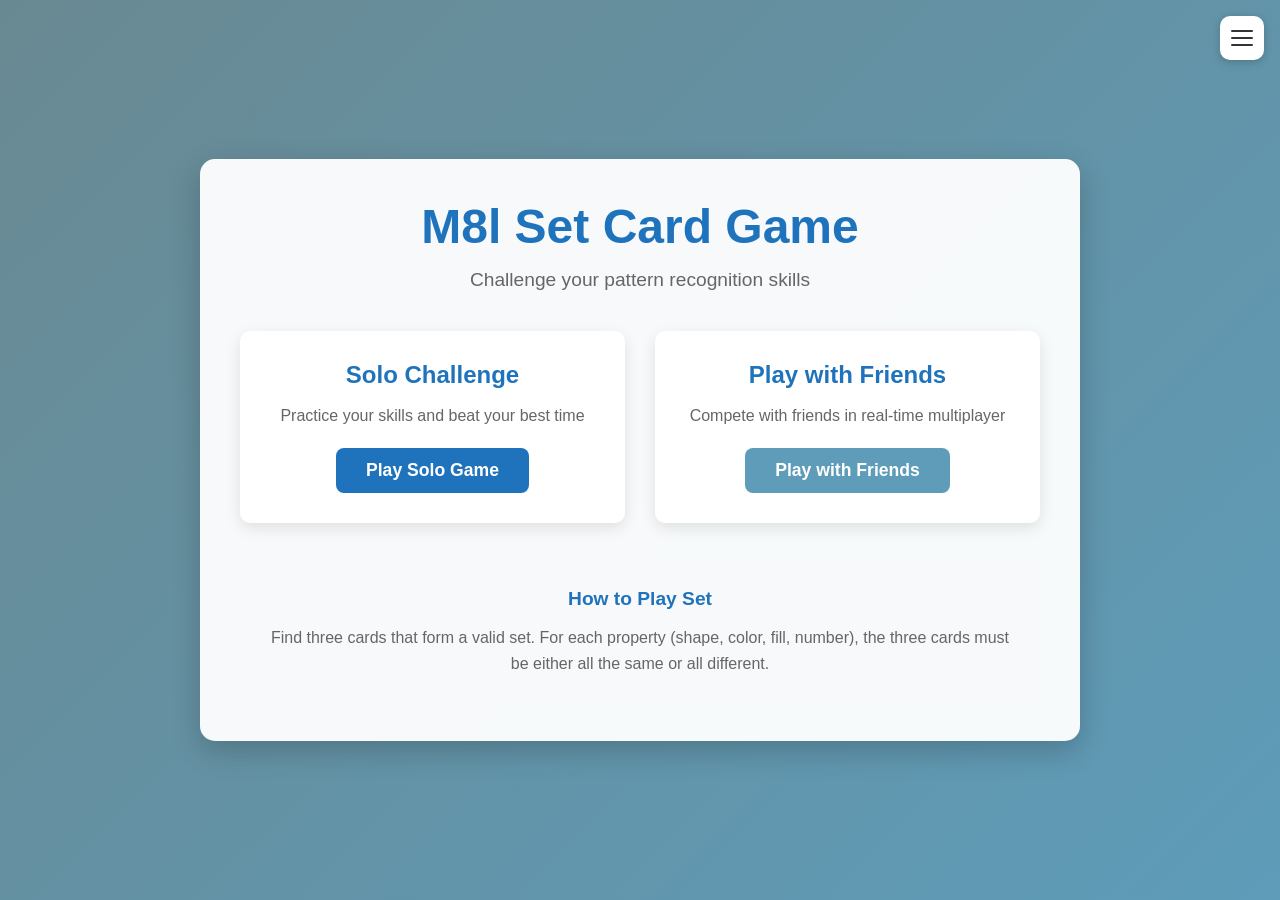
<file: index.html>
<!DOCTYPE html>
<html lang="en">
<head>
  <meta charset="UTF-8" />
  <meta name="viewport" content="width=device-width, initial-scale=1.0"/>
  <title>M8l Set Card Game</title>
  <link rel="stylesheet" href="m8lset.css">
  <script>
    // Anti-flash: apply stored theme before first paint
    (function () {
      try {
        if (localStorage.getItem('m8lset-theme') === 'dark') {
          document.documentElement.setAttribute('data-theme', 'dark');
        }
      } catch (e) {}
    })();
  </script>
</head>
<body class="homepage-body">
  <div class="homepage-container">
    <div class="homepage-header">
      <h1 class="homepage-title">M8l Set Card Game</h1>
      <p class="homepage-subtitle">Challenge your pattern recognition skills</p>
    </div>
    
    <div class="homepage-content">
      <div class="game-modes">
        <div class="game-mode-card">
          <h3>Solo Challenge</h3>
          <p>Practice your skills and beat your best time</p>
          <button id="playSoloBtn" class="homepage-btn primary">Play Solo Game</button>
        </div>
        
        <div class="game-mode-card">
          <h3>Play with Friends</h3>
          <p>Compete with friends in real-time multiplayer</p>
          <button id="playMultiplayerBtn" class="homepage-btn secondary">Play with Friends</button>
        </div>
      </div>
      
      <div class="game-info">
        <h4>How to Play Set</h4>
        <p>Find three cards that form a valid set. For each property (shape, color, fill, number), the three cards must be either all the same or all different.</p>
      </div>
    </div>
  </div>

  <script src="m8lset.js"></script>
  <script>
    // Initialize homepage when page loads
    document.addEventListener('DOMContentLoaded', () => {
      if (typeof PageManager !== 'undefined') {
        PageManager.initHomepage();
      }
    });
  </script>
</body>
</html>
</file>
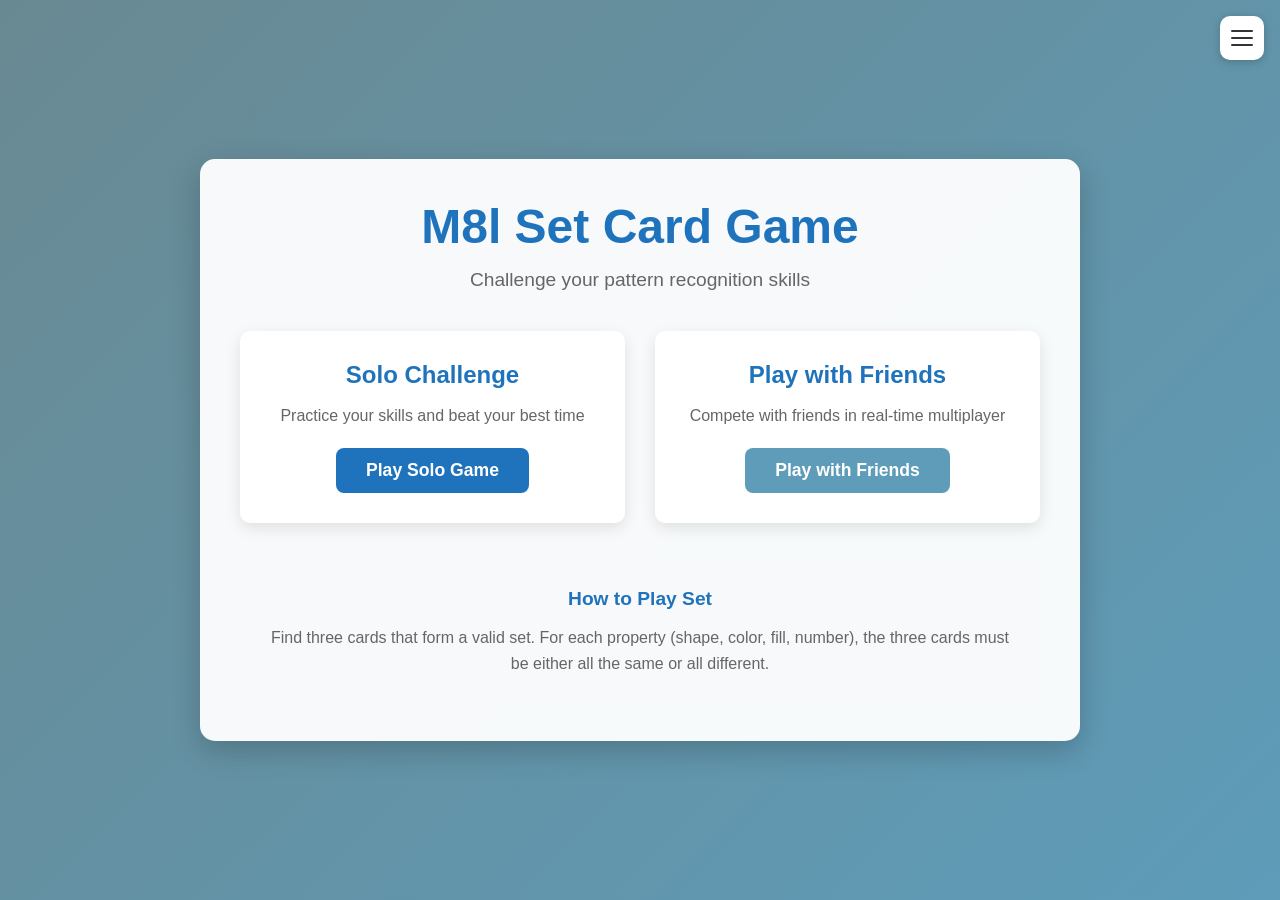
<file: m8lwithfriends.html>
<!DOCTYPE html>
<html lang="en">
<head>
  <meta charset="UTF-8" />
  <meta name="viewport" content="width=device-width, initial-scale=1.0"/>
  <title>M8l Set Game - Multiplayer</title>
  <link rel="stylesheet" href="m8lset.css">
  <script>
    // Anti-flash: apply stored theme before first paint
    (function () {
      try {
        if (localStorage.getItem('m8lset-theme') === 'dark') {
          document.documentElement.setAttribute('data-theme', 'dark');
        }
      } catch (e) {}
    })();
  </script>
</head>
<body class="game-body multiplayer-body">
  <svg width="0" height="0" style="position:absolute">
    <defs>
      <!-- Original shapes from your initial code -->
      <path id="squiggle" d="m67.892902,12.746785c43.231313,-6.717223 107.352741,6.609823 121.028973,58.746408c13.676233,52.136585 -44.848649,161.467192 -45.07116,204.650732c4.566246,56.959708 83.805481,87.929227 22.329944,105.806022c-61.475536,17.876795 -126.122496,-1.855045 -143.73294,-41.933823c-17.610444,-40.07878 49.274638,-120.109409 46.14822,-188.091997c-3.126418,-67.982588 -21.873669,-70.257464 -49.613153,-80.177084c-27.739485,-9.919618 5.678801,-52.283035 48.910115,-59.000258z"></path>
      <path id="oval" d="m11.49999,95.866646c0,-44.557076 37.442923,-81.999998 82.000002,-81.999998l12.000015,0c44.557076,0 81.999992,37.442923 81.999992,81.999998l0,206.133354c0,44.557098 -37.442917,82 -81.999992,82l-12.000015,0c-44.557079,0 -82.000002,-37.442902 -82.000002,-82l0,-206.133354z"></path>
      <path id="diamond" d="m98.544521,10.311863l-87.830189,189.330815l88.201143,189.644391l88.942329,-190.362741l-89.313283,-188.612465z"></path>

      <!-- Additional shapes (ensure all paths are complete and correctly defined) -->
      <rect id="square" x="35" y="14" width="130" height="370"></rect>      
      <path id="triangle" d="M100,14 L195,384 L5,384 Z"></path>
      <path id="hearts" d="M10,84 A45,45 0,0,1 100,84 A45,45 0,0,1 190,84 Q190,194 100,384 Q10,194 10,84 Z"></path>
      

      <pattern id="pattern-stripe" width="2" height="20" patternUnits="userSpaceOnUse">
        <rect width="2" height="8" fill="#fff"></rect>
      </pattern>
      <mask id="mask-stripe">
        <rect x="0" y="0" width="200" height="400" fill="url(#pattern-stripe)"></rect>
      </mask>
    </defs>
  </svg>

  <div class="header">
    <div class="header-left">
      <button id="homeBtn" class="btn">← Home</button>
      <h1>Set - Multiplayer</h1>
    </div>
    <div class="header-center">
      <p id="setStatus">Status: Checking...</p>
      <p>Game ID: <span id="gameId"></span></p>
      <p>Time: <span id="timer">0:00</span></p>
    </div>
    <div class="header-right">
      <button id="themeBtn" class="btn">Change Theme</button>
    </div>
  </div>

  <div class="game-container">
    <div class="game-sidebar">
      <div class="players-scores">
        <h3>Players & Scores</h3>
        <div id="playersScores" class="players-scores-list">
          <!-- Players and scores will be dynamically added here -->
        </div>
      </div>
      
      <div class="game-chat">
        <h3>Game Chat</h3>
        <div class="chat-log" id="chatLog"></div>
        <div class="cards-remaining" id="cardsRemaining"></div>
        <div class="chat-input-container">
          <input type="text" id="chatInput" class="chat-input" placeholder="Type a message..." maxlength="200">
          <button id="sendBtn" class="send-btn">Send</button>
        </div>
      </div>
    </div>
    
    <div class="board-container">
      <div class="board" id="board"></div>
    </div>
  </div>

  <!-- Game Over Modal -->
  <div id="gameOverModal" class="modal-overlay" style="display: none;">
    <div class="modal-content">
      <h2>Game Over!</h2>
      <div id="finalScores" class="final-scores">
        <!-- Final scores will be displayed here -->
      </div>
      <div class="modal-buttons">
        <button id="playAgainBtn" class="homepage-btn primary">Play Again</button>
        <button id="backHomeBtn" class="homepage-btn secondary">Back to Home</button>
      </div>
    </div>
  </div>

  <script src="m8lset.js"></script>
  <script>
    // Initialize multiplayer game when page loads
    document.addEventListener('DOMContentLoaded', () => {
      if (typeof PageManager !== 'undefined') {
        PageManager.initMultiplayerGame();
      }
    });
  </script>
</body>
</html>
</file>
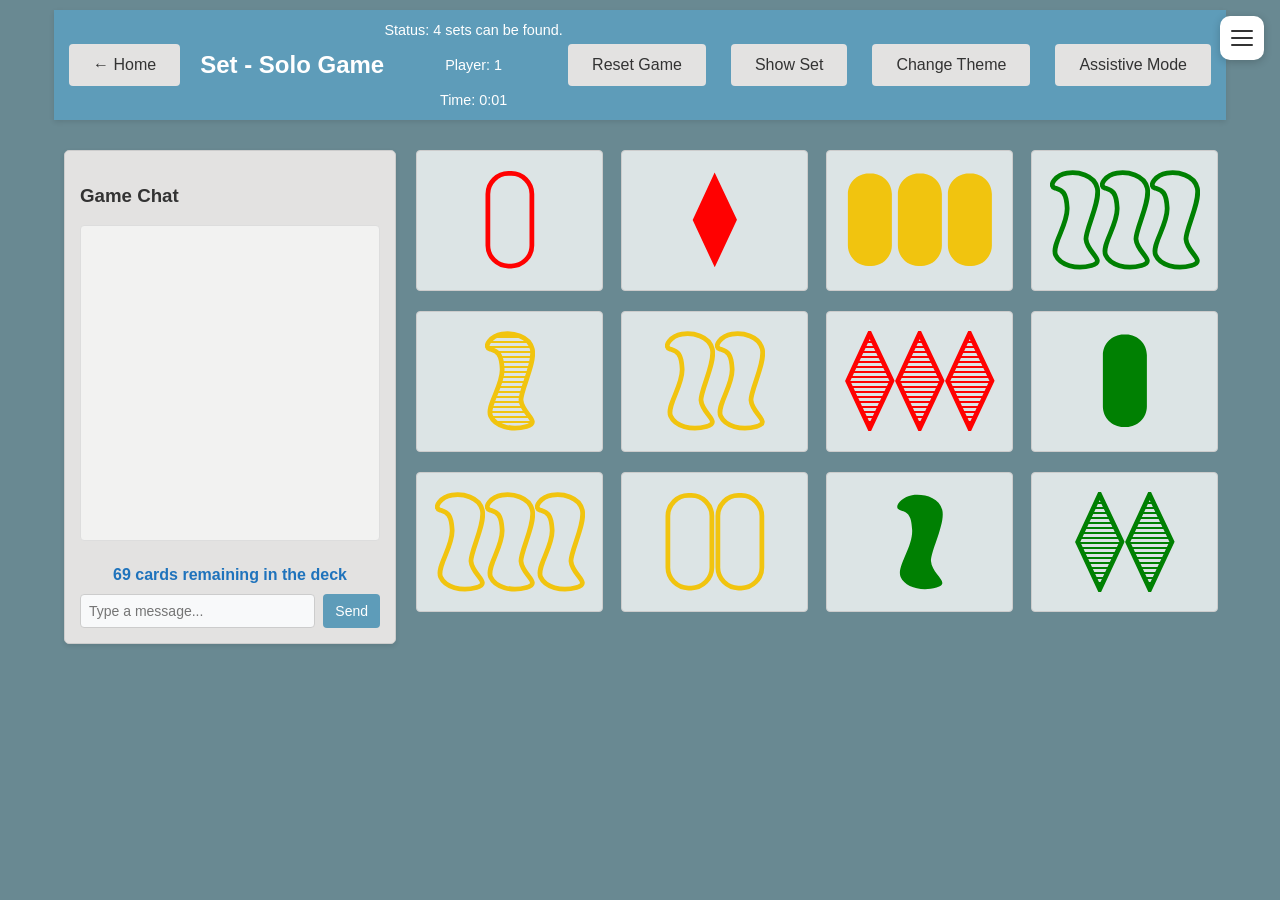
<file: playm8lset.html>
<!DOCTYPE html>
<html lang="en">
<head>
  <meta charset="UTF-8" />
  <meta name="viewport" content="width=device-width, initial-scale=1.0"/>
  <title>M8l Set Card Game - Solo</title>
  <link rel="stylesheet" href="m8lset.css">
  <script>
    // Anti-flash: apply stored theme before first paint
    (function () {
      try {
        if (localStorage.getItem('m8lset-theme') === 'dark') {
          document.documentElement.setAttribute('data-theme', 'dark');
        }
      } catch (e) {}
    })();
  </script>
</head>
<body class="game-body">
  <svg width="0" height="0" style="position:absolute">
    <defs>
      <!-- Original shapes from your initial code -->
      <path id="squiggle" d="m67.892902,12.746785c43.231313,-6.717223 107.352741,6.609823 121.028973,58.746408c13.676233,52.136585 -44.848649,161.467192 -45.07116,204.650732c4.566246,56.959708 83.805481,87.929227 22.329944,105.806022c-61.475536,17.876795 -126.122496,-1.855045 -143.73294,-41.933823c-17.610444,-40.07878 49.274638,-120.109409 46.14822,-188.091997c-3.126418,-67.982588 -21.873669,-70.257464 -49.613153,-80.177084c-27.739485,-9.919618 5.678801,-52.283035 48.910115,-59.000258z"></path>
      <path id="oval" d="m11.49999,95.866646c0,-44.557076 37.442923,-81.999998 82.000002,-81.999998l12.000015,0c44.557076,0 81.999992,37.442923 81.999992,81.999998l0,206.133354c0,44.557098 -37.442917,82 -81.999992,82l-12.000015,0c-44.557079,0 -82.000002,-37.442902 -82.000002,-82l0,-206.133354z"></path>
      <path id="diamond" d="m98.544521,10.311863l-87.830189,189.330815l88.201143,189.644391l88.942329,-190.362741l-89.313283,-188.612465z"></path>

      <!-- Additional shapes (ensure all paths are complete and correctly defined) -->
      <rect id="square" x="35" y="14" width="130" height="370"></rect>      
      <path id="triangle" d="M100,14 L195,384 L5,384 Z"></path>
      <path id="hearts" d="M10,84 A45,45 0,0,1 100,84 A45,45 0,0,1 190,84 Q190,194 100,384 Q10,194 10,84 Z"></path>
      

      <pattern id="pattern-stripe" width="2" height="20" patternUnits="userSpaceOnUse">
        <rect width="2" height="8" fill="#fff"></rect>
      </pattern>
      <mask id="mask-stripe">
        <rect x="0" y="0" width="200" height="400" fill="url(#pattern-stripe)"></rect>
      </mask>
    </defs>
  </svg>

  <div class="header">
    <div class="header-left">
      <button id="homeBtn" class="btn">← Home</button>
      <h1>Set - Solo Game</h1>
    </div>
    <div class="header-center">
      <p id="setStatus">Status: Checking...</p>
      <p>Player: 1</p>
      <p>Time: <span id="timer">0:00</span></p>
    </div>
    <div class="header-right">
      <button id="reset" class="btn">Reset Game</button>
      <button id="showSet" class="btn">Show Set</button>
      <button id="themeBtn" class="btn">Change Theme</button>
      <button id="assistiveMode" class="btn">Assistive Mode</button>
    </div>
  </div>

  <div class="game-container">
    <div class="game-chat">
      <h3>Game Chat</h3>
      <div class="chat-log" id="chatLog"></div>
      <div class="cards-remaining" id="cardsRemaining"></div>
      <div class="chat-input-container">
        <input type="text" id="chatInput" class="chat-input" placeholder="Type a message..." maxlength="200">
        <button id="sendBtn" class="send-btn">Send</button>
      </div>
    </div>
    
    <div class="board-container">
      <div class="board" id="board"></div>
    </div>
  </div>

  <script src="m8lset.js"></script>
  <script>
    // Initialize solo game when page loads
    document.addEventListener('DOMContentLoaded', () => {
      if (typeof PageManager !== 'undefined') {
        PageManager.initSoloGame();
      }
    });
  </script>
</body>
</html>
</file>
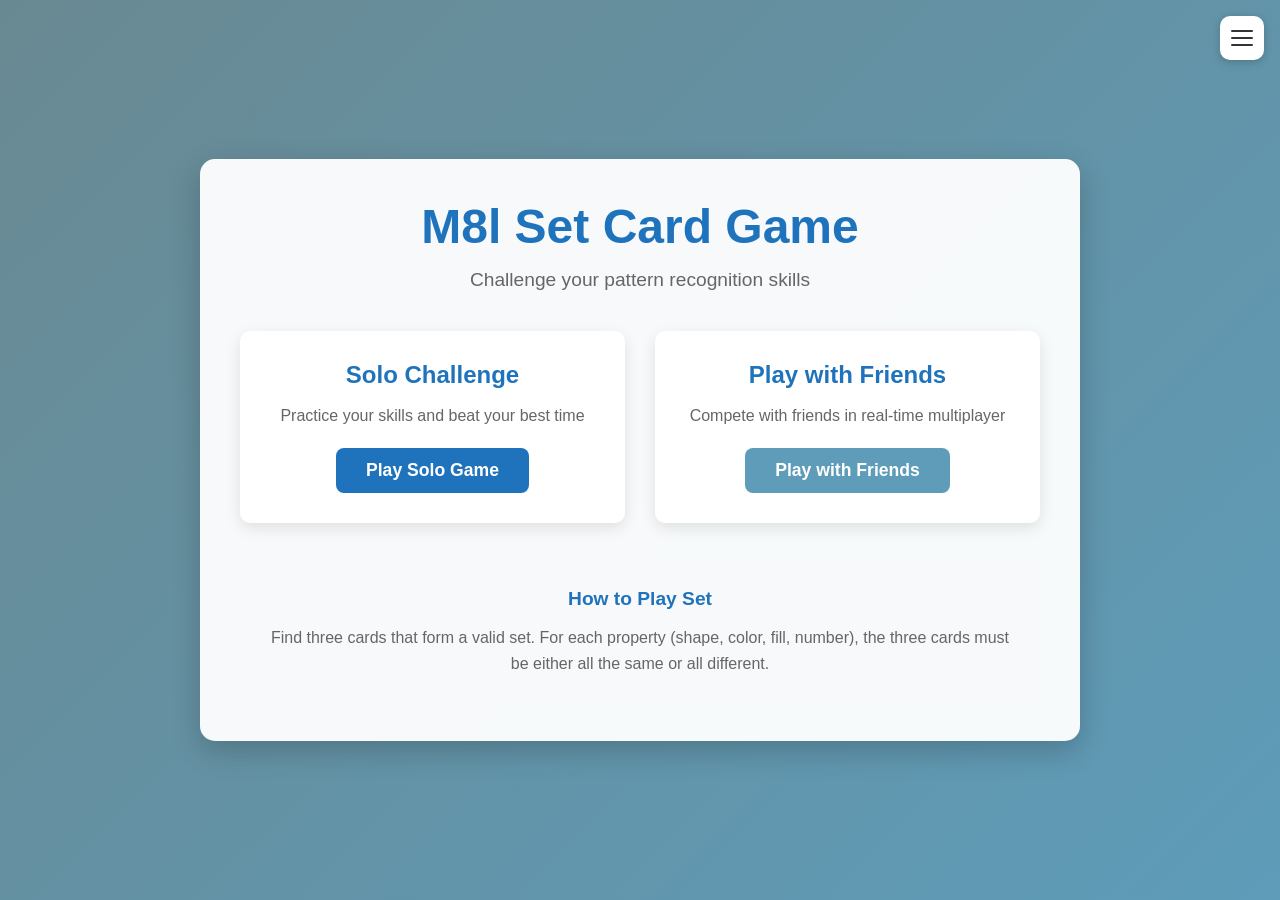
<file: waitingroom.html>
<!DOCTYPE html>
<html lang="en">
<head>
  <meta charset="UTF-8" />
  <meta name="viewport" content="width=device-width, initial-scale=1.0"/>
  <title>M8l Set Game - Waiting Room</title>
  <link rel="stylesheet" href="m8lset.css">
  <script>
    // Anti-flash: apply stored theme before first paint
    (function () {
      try {
        if (localStorage.getItem('m8lset-theme') === 'dark') {
          document.documentElement.setAttribute('data-theme', 'dark');
        }
      } catch (e) {}
    })();
  </script>
</head>
<body class="waitingroom-body">
  <div class="waitingroom-container">
    <div class="waitingroom-header">
      <button id="homeBtn" class="btn">← Home</button>
      <h1>Game Waiting Room</h1>
    </div>
    
    <div class="waitingroom-content">
      <div class="invite-section">
        <h3>Invite Friends</h3>
        <p>Share this link with your friends to join the game:</p>
        <div class="invite-link-container">
          <input type="text" id="inviteLink" class="invite-link-input" readonly>
          <button id="copyLinkBtn" class="btn">Copy Link</button>
        </div>
        <div id="copyStatus" class="copy-status"></div>
      </div>
      
      <div class="players-section">
        <h3>Players Joined (<span id="playerCount">1</span>)</h3>
        <div id="playersList" class="players-list">
          <!-- Players will be dynamically added here -->
        </div>
      </div>
      
      <div class="game-controls">
        <div id="waitingMessage" class="waiting-message">
          <p>Waiting for more players to join...</p>
          <p class="min-players-note">Minimum 2 players required to start</p>
        </div>
        <button id="startGameBtn" class="homepage-btn primary" style="display: none;">Start Multiplayer Game</button>
      </div>
      
      <div class="loading-indicator" id="loadingIndicator" style="display: none;">
        <div class="loading-spinner"></div>
        <p>Starting game...</p>
      </div>
    </div>
  </div>

  <script src="m8lset.js"></script>
  <script>
    // Initialize waiting room when page loads
    document.addEventListener('DOMContentLoaded', () => {
      if (typeof PageManager !== 'undefined') {
        PageManager.initWaitingRoom();
      }
    });
  </script>
</body>
</html>
</file>
<file: m8lset.css>
:root {
  --color-yellow: #dd9427;
  --color-green:  #0da215;
  --color-whitefaded: #e3e2e1;
  --color-blue1:  #698992;
  --color-blue2:  #5e9cb9;
  --color-blue3:  #1f73bc;
  --color-primary: #1f73bc;
  --color-secondary: #5e9cb9;
  --color-success: #0da215;
  --color-danger: #dc3545;

  /* Semantic theme tokens (light mode defaults) */
  --color-bg: #698992;
  --color-bg-gradient-start: #698992;
  --color-bg-gradient-end: #5e9cb9;
  --color-surface: #ffffff;
  --color-surface-alt: #f8f9fa;
  --color-surface-container: rgba(255, 255, 255, 0.95);
  --color-card-bg: #fffffec4;
  --color-chat-log-bg: #ffffff8c;
  --color-text: #333333;
  --color-text-muted: #666666;
  --color-text-faint: #999999;
  --color-heading: var(--color-blue3);
  --color-border: #dddddd;
  --color-border-strong: #cccccc;
  --color-input-bg: #f8f9fa;
  --color-pill-bg: #e9ecef;
  --color-highlight-success-bg: #f0f8f0;
  --color-winner-bg: #d4edda;
  --color-header-bg: #5e9cb9;
  --color-header-text: #ffffff;
  --color-shadow: rgba(0, 0, 0, 0.1);
  --color-shadow-strong: rgba(0, 0, 0, 0.2);
  --color-overlay: rgba(0, 0, 0, 0.5);
  --color-overlay-strong: rgba(0, 0, 0, 0.7);
}

body,
.homepage-body,
.waitingroom-body,
.game-body,
.multiplayer-body {
  transition: background-color 0.25s ease, background 0.25s ease, color 0.25s ease;
}

[data-theme="dark"] {
  /* Dark theme palette */
  --color-primary: #4da6ff;
  --color-secondary: #7ec8e3;
  --color-success: #2ecc71;
  --color-danger: #ff5c5c;
  --color-blue3: #4da6ff;
  --color-whitefaded: #252838;

  --color-bg: #0f1117;
  --color-bg-gradient-start: #0f1117;
  --color-bg-gradient-end: #1c1f2e;
  --color-surface: #1c1f2e;
  --color-surface-alt: #252838;
  --color-surface-container: rgba(28, 31, 46, 0.95);
  --color-card-bg: #242838;
  --color-chat-log-bg: rgba(28, 31, 46, 0.6);
  --color-text: #e8eaf0;
  --color-text-muted: #9aa0b8;
  --color-text-faint: #6b708a;
  --color-heading: #7ec8e3;
  --color-border: #2f3345;
  --color-border-strong: #3a3f55;
  --color-input-bg: #252838;
  --color-pill-bg: #2f3345;
  --color-highlight-success-bg: #1a2d22;
  --color-winner-bg: #1f3a2a;
  --color-header-bg: #1c1f2e;
  --color-header-text: #e8eaf0;
  --color-shadow: rgba(0, 0, 0, 0.4);
  --color-shadow-strong: rgba(0, 0, 0, 0.6);
  --color-overlay: rgba(0, 0, 0, 0.7);
  --color-overlay-strong: rgba(0, 0, 0, 0.85);
}

/* ==============================================
   HOMEPAGE STYLES
============================================== */
.homepage-body {
  font-family: Arial, sans-serif;
  margin: 0;
  padding: 0;
  background: linear-gradient(135deg, var(--color-bg-gradient-start) 0%, var(--color-bg-gradient-end) 100%);
  min-height: 100vh;
  display: flex;
  align-items: center;
  justify-content: center;
  color: var(--color-text);
}

.homepage-container {
  max-width: 800px;
  width: 90%;
  background: var(--color-surface-container);
  border-radius: 15px;
  box-shadow: 0 10px 30px var(--color-shadow-strong);
  padding: 40px;
  text-align: center;
}

.homepage-header {
  margin-bottom: 40px;
}

.homepage-title {
  font-size: 3rem;
  color: var(--color-heading);
  margin: 0 0 15px 0;
  font-weight: bold;
}

.homepage-subtitle {
  font-size: 1.2rem;
  color: var(--color-text-muted);
  margin: 0;
}

.game-modes {
  display: grid;
  grid-template-columns: repeat(auto-fit, minmax(300px, 1fr));
  gap: 30px;
  margin-bottom: 40px;
}

.game-mode-card {
  background: var(--color-surface);
  border-radius: 10px;
  padding: 30px;
  box-shadow: 0 5px 15px var(--color-shadow);
  transition: transform 0.3s ease, box-shadow 0.3s ease;
}

.game-mode-card:hover {
  transform: translateY(-5px);
  box-shadow: 0 8px 25px var(--color-shadow-strong);
}

.game-mode-card h3 {
  color: var(--color-heading);
  margin: 0 0 15px 0;
  font-size: 1.5rem;
}

.game-mode-card p {
  color: var(--color-text-muted);
  margin: 0 0 20px 0;
  line-height: 1.5;
}

.homepage-btn {
  padding: 12px 30px;
  border: none;
  border-radius: 8px;
  font-size: 1.1rem;
  font-weight: bold;
  cursor: pointer;
  transition: all 0.3s ease;
  text-decoration: none;
  display: inline-block;
  min-width: 180px;
}

.homepage-btn.primary {
  background: var(--color-primary);
  color: #ffffff;
}

.homepage-btn.primary:hover {
  background: #1a5f9a;
  transform: translateY(-2px);
}

.homepage-btn.secondary {
  background: var(--color-secondary);
  color: #ffffff;
}

.homepage-btn.secondary:hover {
  background: #4a7e91;
  transform: translateY(-2px);
}

.game-info {
  background: var(--color-surface-alt);
  border-radius: 10px;
  padding: 25px;
  margin-top: 20px;
}

.game-info h4 {
  color: var(--color-heading);
  margin: 0 0 15px 0;
  font-size: 1.2rem;
}

.game-info p {
  color: var(--color-text-muted);
  margin: 0;
  line-height: 1.6;
}

/* ==============================================
   WAITING ROOM STYLES
============================================== */
.waitingroom-body {
  font-family: Arial, sans-serif;
  margin: 0;
  padding: 20px;
  background: var(--color-bg);
  min-height: 100vh;
  color: var(--color-text);
}

.waitingroom-container {
  max-width: 800px;
  margin: 0 auto;
  background: var(--color-whitefaded);
  border-radius: 10px;
  box-shadow: 0 5px 15px var(--color-shadow-strong);
  padding: 30px;
}

.waitingroom-header {
  display: flex;
  align-items: center;
  gap: 20px;
  margin-bottom: 30px;
  padding-bottom: 20px;
  border-bottom: 2px solid var(--color-border);
}

.waitingroom-header h1 {
  margin: 0;
  color: var(--color-heading);
  flex: 1;
  text-align: center;
}

.waitingroom-content {
  display: flex;
  flex-direction: column;
  gap: 30px;
}

.invite-section {
  background: var(--color-surface);
  border-radius: 8px;
  padding: 25px;
  box-shadow: 0 2px 5px var(--color-shadow);
}

.invite-section h3 {
  margin: 0 0 15px 0;
  color: var(--color-heading);
}

.invite-link-container {
  display: flex;
  gap: 10px;
  margin: 15px 0;
}

.invite-link-input {
  flex: 1;
  padding: 12px;
  border: 2px solid var(--color-border);
  border-radius: 5px;
  font-family: monospace;
  font-size: 14px;
  background: var(--color-input-bg);
  color: var(--color-text);
}

.copy-status {
  margin-top: 10px;
  font-weight: bold;
  min-height: 20px;
}

.copy-status.success {
  color: var(--color-success);
}

.players-section {
  background: var(--color-surface);
  border-radius: 8px;
  padding: 25px;
  box-shadow: 0 2px 5px var(--color-shadow);
}

.players-section h3 {
  margin: 0 0 20px 0;
  color: var(--color-heading);
}

.players-list {
  display: flex;
  flex-direction: column;
  gap: 10px;
}

.player-item {
  display: flex;
  align-items: center;
  justify-content: space-between;
  padding: 12px 15px;
  background: var(--color-surface-alt);
  border-radius: 5px;
  border-left: 4px solid var(--color-blue2);
}

.player-name {
  font-weight: bold;
  color: var(--color-heading);
}

.player-status {
  font-size: 0.9rem;
  color: var(--color-text-muted);
}

.game-controls {
  text-align: center;
  background: var(--color-surface);
  border-radius: 8px;
  padding: 25px;
  box-shadow: 0 2px 5px var(--color-shadow);
}

.waiting-message {
  margin-bottom: 20px;
}

.waiting-message p {
  margin: 5px 0;
  color: var(--color-text-muted);
}

.min-players-note {
  font-size: 0.9rem;
  color: var(--color-text-faint);
}

.loading-indicator {
  text-align: center;
  padding: 30px;
}

.loading-spinner {
  border: 4px solid #f3f3f3;
  border-top: 4px solid var(--color-blue3);
  border-radius: 50%;
  width: 40px;
  height: 40px;
  animation: spin 1s linear infinite;
  margin: 0 auto 15px auto;
}

@keyframes spin {
  0% { transform: rotate(0deg); }
  100% { transform: rotate(360deg); }
}

/* ==============================================
   MULTIPLAYER GAME STYLES
============================================== */
.multiplayer-body .game-container {
  display: flex;
  flex-direction: row;
  gap: 20px;
  align-items: flex-start;
  margin: 20px;
  width: 90%;
  max-width: 1400px;
}

.game-sidebar {
  width: 350px;
  min-width: 320px;
  display: flex;
  flex-direction: column;
  gap: 20px;
}

.players-scores {
  background-color: var(--color-whitefaded);
  border: 1px solid var(--color-border-strong);
  border-radius: 5px;
  box-shadow: 0px 2px 5px var(--color-shadow);
  padding: 15px;
}

.players-scores h3 {
  margin: 0 0 15px 0;
  color: var(--color-heading);
}

.players-scores-list {
  display: flex;
  flex-direction: column;
  gap: 10px;
}

.player-score-item {
  display: flex;
  align-items: center;
  justify-content: space-between;
  padding: 10px 12px;
  background: var(--color-surface);
  border-radius: 5px;
  border-left: 4px solid var(--color-blue2);
}

.player-score-item.current-player {
  border-left-color: var(--color-success);
  background: var(--color-highlight-success-bg);
}

.player-score-name {
  font-weight: bold;
  color: var(--color-heading);
}

.player-score-points {
  font-size: 1.1rem;
  font-weight: bold;
  color: var(--color-heading);
  background: var(--color-pill-bg);
  padding: 4px 8px;
  border-radius: 4px;
  min-width: 30px;
  text-align: center;
}

.modal-overlay {
  position: fixed;
  top: 0;
  left: 0;
  width: 100%;
  height: 100%;
  background: var(--color-overlay-strong);
  display: flex;
  align-items: center;
  justify-content: center;
  z-index: 1000;
}

.modal-content {
  background: var(--color-surface);
  color: var(--color-text);
  border-radius: 10px;
  padding: 40px;
  max-width: 500px;
  width: 90%;
  text-align: center;
  box-shadow: 0 10px 30px var(--color-shadow-strong);
}

.modal-content h2 {
  color: var(--color-heading);
  margin: 0 0 25px 0;
  font-size: 2rem;
}

.final-scores {
  margin: 25px 0;
}

.final-score-item {
  display: flex;
  justify-content: space-between;
  align-items: center;
  padding: 10px 15px;
  margin: 5px 0;
  background: var(--color-surface-alt);
  border-radius: 5px;
  border-left: 4px solid var(--color-blue2);
}

.final-score-item.winner {
  background: var(--color-winner-bg);
  border-left-color: var(--color-success);
}

.modal-buttons {
  display: flex;
  gap: 15px;
  justify-content: center;
  margin-top: 25px;
}

/* ==============================================
   UPDATED HEADER STYLES
============================================== */
.header {
  display: flex;
  justify-content: space-between;
  align-items: center;
  width: 90%;
  padding: 10px;
  background-color: var(--color-header-bg);
  margin: 10px;
  box-shadow: 0px 2px 5px var(--color-shadow);
  flex-wrap: wrap;
}

.header-left,
.header-center,
.header-right {
  display: flex;
  align-items: center;
  gap: 15px;
}

.header-left h1 {
  margin: 0;
  font-size: 1.5rem;
  color: var(--color-header-text);
}

.header-center {
  flex-direction: column;
  text-align: center;
}

.header-center p {
  margin: 2px 0;
  color: var(--color-header-text);
  font-size: 0.9rem;
}

.header-right {
  flex-wrap: wrap;
}

/* ==============================================
   MOBILE RESPONSIVENESS UPDATES
============================================== */
@media (max-width: 768px) {
  .homepage-title {
    font-size: 2rem;
  }
  
  .game-modes {
    grid-template-columns: 1fr;
    gap: 20px;
  }
  
  .homepage-container {
    padding: 20px;
  }
  
  .waitingroom-container {
    padding: 15px;
  }
  
  .waitingroom-header {
    flex-direction: column;
    text-align: center;
    gap: 10px;
  }
  
  .invite-link-container {
    flex-direction: column;
  }
  
  .multiplayer-body .game-container {
    flex-direction: column;
    align-items: center;
    width: 95%;
  }
  
  .game-sidebar {
    width: 100%;
    order: 2;
  }
  
  .board-container {
    order: 1;
    width: 100%;
    display: flex;
    justify-content: center;
  }
  
  .header {
    flex-direction: column;
    text-align: center;
    gap: 10px;
  }
  
  .header-left,
  .header-center,
  .header-right {
    justify-content: center;
  }
}

/* ==============================================
   ORIGINAL GAME STYLES (PRESERVED)
============================================== */
.btn {
  background-color: var(--color-whitefaded);
  color: var(--color-text);
  padding: 0.75rem 1.5rem;
  border: none;
  border-radius: 4px;
  cursor: pointer;
  font-size: 1rem;
  transition: all 0.3s ease;
  text-decoration: none;
  display: inline-block;
  margin: 5px;
}

.btn:hover {
  background-color: var(--color-blue3);
  color: #ffffff;
  transform: translateY(-2px);
}

.btn.active {
  background-color: var(--color-blue3);
  color: #ffffff;
}

.game-body {
  font-family: Arial, sans-serif;
  margin: 0;
  padding: 0;
  display: flex;
  flex-direction: column;
  align-items: center;
  background-color: var(--color-bg);
  color: var(--color-text);
}

/* Desktop Layout */
.game-container {
  display: flex;
  flex-direction: row;
  gap: 20px;
  align-items: flex-start;
  margin: 20px;
  width: 90%;
  max-width: 1200px;
}

.game-chat {
  width: 300px;
  min-width: 280px;
  background-color: var(--color-whitefaded);
  border: 1px solid var(--color-border-strong);
  border-radius: 5px;
  box-shadow: 0px 2px 5px var(--color-shadow);
  padding: 15px;
  order: 1;
  display: flex;
  flex-direction: column;
}

.board-container {
  flex: 1;
  order: 2;
}

.board {
  display: grid;
  grid-template-columns: repeat(3, minmax(140px, 1fr));
  gap: 15px;
  width: 100%;
  max-width: 900px;
}

.card {
  display: inline-flex;
  justify-content: center;
  align-items: center;
  border: 1px solid var(--color-border-strong);
  background: var(--color-card-bg);
  width: 100%;
  aspect-ratio: 4/3;
  min-width: 140px;
  min-height: 105px;
  border-radius: 4px;
  cursor: pointer;
  position: relative;
  transition: box-shadow 0.3s ease, background 0.3s ease, border-color 0.3s ease;
}

.card.selected {
  box-shadow: 0px 0px 10px 3px #007BFF;
}

.card.assistant-selected {
  box-shadow: 0px 0px 10px 3px #ff8c00;
}

.chat-log {
  flex: 1;
  overflow-y: auto;
  margin-bottom: 15px;
  padding: 10px;
  background-color: var(--color-chat-log-bg);
  border-radius: 4px;
  border: 1px solid var(--color-border);
  min-height: 200px;
}

.chat-entry {
  margin-bottom: 15px;
  padding: 8px;
  background-color: var(--color-surface);
  border-radius: 4px;
  border-left: 3px solid var(--color-blue2);
}

.set-header {
  font-weight: bold;
  color: var(--color-heading);
  margin-bottom: 8px;
  font-size: 14px;
}

.message-entry {
  margin-bottom: 10px;
  padding: 6px 10px;
  background-color: var(--color-surface);
  border-radius: 4px;
  border-left: 3px solid var(--color-green);
}

.message-author {
  font-weight: bold;
  color: var(--color-heading);
  margin-right: 8px;
}

.message-text {
  color: var(--color-text);
}

.set-cards {
  display: flex;
  gap: 5px;
  flex-wrap: wrap;
}

.cards-remaining {
  margin-top: 10px;
  font-weight: bold;
  text-align: center;
  color: var(--color-heading);
}

.chat-input-container {
  display: flex;
  gap: 8px;
  margin-top: 10px;
}

.chat-input {
  flex: 1;
  padding: 8px;
  border: 1px solid var(--color-border-strong);
  border-radius: 4px;
  font-size: 14px;
  background-color: var(--color-input-bg);
  color: var(--color-text);
}

.send-btn {
  padding: 8px 12px;
  background-color: var(--color-blue2);
  color: #ffffff;
  border: none;
  border-radius: 4px;
  cursor: pointer;
  font-size: 14px;
  transition: background-color 0.3s ease;
}

.send-btn:hover {
  background-color: var(--color-blue3);
}

.chat-card {
  display: inline-flex;
  margin: 2px;
  border: 1px solid var(--color-border-strong);
  width: 40px;
  height: 24px;
  justify-content: center;
  align-items: center;
  background-color: var(--color-surface);
  border-radius: 2px;
}

svg {
  width: clamp(20px, 4vw, 40px);
  height: clamp(40px, 8vw, 80px);
}

.chat-card svg {
  width: 14px;
  height: 28px;
}

/* Large Desktop Screens */
@media (min-width: 1200px) {
  .board {
    grid-template-columns: repeat(4, minmax(180px, 1fr));
    gap: 20px;
    max-width: 1100px;
  }
  
  .card {
    min-width: 180px;
    min-height: 135px;
  }
  
  svg {
    width: clamp(30px, 5vw, 50px);
    height: clamp(60px, 10vw, 100px);
  }
}

/* Medium Desktop Screens */
@media (min-width: 992px) and (max-width: 1199px) {
  .board {
    grid-template-columns: repeat(3, minmax(160px, 1fr));
    gap: 18px;
  }
  
  .card {
    min-width: 160px;
    min-height: 120px;
  }
  
  svg {
    width: clamp(25px, 4.5vw, 45px);
    height: clamp(50px, 9vw, 90px);
  }
}

/* Mobile Layout - Game Pages */
@media (max-width: 768px) {
  .game-container {
    flex-direction: column;
    align-items: center;
    width: 95%;
  }
  
  .board-container {
    order: 1;
    width: 100%;
    display: flex;
    justify-content: center;
  }
  
  .board {
    grid-template-columns: repeat(3, minmax(100px, 1fr));
    gap: 8px;
    max-width: 100%;
  }
  
  .card {
    width: 100px;
    height: 75px;
  }
  
  /* Mobile SVG sizes to fill cards proportionally */
  .card svg {
    width: 32px;
    height: 64px;
  }
  
  .game-chat {
    order: 2;
    width: 100%;
    min-width: auto;
    margin-top: 20px;
  }
  
  .chat-log {
    max-height: 250px;
  }
}

@media (max-width: 480px) {
  .board {
    grid-template-columns: repeat(3, 1fr);
    gap: 6px;
  }
  
  .card {
    width: 90px;
    height: 68px;
  }
  
  /* Small mobile SVG sizes to fill cards proportionally */
  .card svg {
    width: 28px;
    height: 56px;
  }
}

/* Popup Overlay */
.overlay {
  position: fixed;
  top: 0; left: 0;
  width: 100%; height: 100%;
  background-color: var(--color-overlay);
  z-index: 999;
  display: flex;
  align-items: center;
  justify-content: center;
}

.popup {
  background-color: var(--color-surface);
  color: var(--color-text);
  padding: 20px;
  border-radius: 5px;
  max-width: 320px;
  text-align: center;
  box-shadow: 0 4px 6px var(--color-shadow-strong);
  z-index: 1000;
}

.popup h3 {
  margin-top: 0;
}

.theme-option {
  margin-bottom: 1rem;
}

.btn {
  background-color: var(--color-whitefaded);
  color: var(--color-text);
  padding: 0.75rem 1.5rem;
  border: none;
  border-radius: 4px;
  cursor: pointer;
  font-size: 1rem;
  transition: all 0.3s ease;
  text-decoration: none;
  display: inline-block;
  margin: 5px;
}

.btn:hover {
  background-color: var(--color-blue3);
  color: #ffffff;
  transform: translateY(-2px);
}

.btn.active {
  background-color: var(--color-blue3);
  color: #ffffff;
}

body {
  font-family: Arial, sans-serif;
  margin: 0;
  padding: 0;
  display: flex;
  flex-direction: column;
  align-items: center;
  background-color: var(--color-bg);
  color: var(--color-text);
}

.header {
  display: flex;
  justify-content: space-between;
  align-items: center;
  width: 90%;
  padding: 10px;
  background-color: var(--color-header-bg);
  margin: 10px;
  box-shadow: 0px 2px 5px var(--color-shadow);
  flex-wrap: wrap;
}

/* Desktop Layout */
.game-container {
  display: flex;
  flex-direction: row;
  gap: 20px;
  align-items: flex-start;
  margin: 20px;
  width: 90%;
  max-width: 1200px;
}

.game-chat {
  width: 300px;
  min-width: 280px;
  background-color: var(--color-whitefaded);
  border: 1px solid var(--color-border-strong);
  border-radius: 5px;
  box-shadow: 0px 2px 5px var(--color-shadow);
  padding: 15px;
  order: 1;
  display: flex;
  flex-direction: column;
}

.board-container {
  flex: 1;
  order: 2;
}

.board {
  display: grid;
  grid-template-columns: repeat(3, minmax(140px, 1fr));
  gap: 15px;
  width: 100%;
  max-width: 900px;
}

.card {
  display: inline-flex;
  justify-content: center;
  align-items: center;
  border: 1px solid var(--color-border-strong);
  background: var(--color-card-bg);
  width: 100%;
  aspect-ratio: 4/3;
  min-width: 140px;
  min-height: 105px;
  border-radius: 4px;
  cursor: pointer;
  position: relative;
  transition: box-shadow 0.3s ease, background 0.3s ease, border-color 0.3s ease;
}

.card.selected {
  box-shadow: 0px 0px 10px 3px #007BFF;
}

.card.assistant-selected {
  box-shadow: 0px 0px 10px 3px #ff8c00;
}

.chat-log {
  flex: 1;
  overflow-y: auto;
  margin-bottom: 15px;
  padding: 10px;
  background-color: var(--color-chat-log-bg);
  border-radius: 4px;
  border: 1px solid var(--color-border);
  min-height: 200px;
}

.chat-entry {
  margin-bottom: 15px;
  padding: 8px;
  background-color: var(--color-surface);
  border-radius: 4px;
  border-left: 3px solid var(--color-blue2);
}

.set-header {
  font-weight: bold;
  color: var(--color-heading);
  margin-bottom: 8px;
  font-size: 14px;
}

.message-entry {
  margin-bottom: 10px;
  padding: 6px 10px;
  background-color: var(--color-surface);
  border-radius: 4px;
  border-left: 3px solid var(--color-green);
}

.message-author {
  font-weight: bold;
  color: var(--color-heading);
  margin-right: 8px;
}

.message-text {
  color: var(--color-text);
}

.set-cards {
  display: flex;
  gap: 5px;
  flex-wrap: wrap;
}

.cards-remaining {
  margin-top: 10px;
  font-weight: bold;
  text-align: center;
  color: var(--color-heading);
}

.chat-input-container {
  display: flex;
  gap: 8px;
  margin-top: 10px;
}

.chat-input {
  flex: 1;
  padding: 8px;
  border: 1px solid var(--color-border-strong);
  border-radius: 4px;
  font-size: 14px;
  background-color: var(--color-input-bg);
  color: var(--color-text);
}

.send-btn {
  padding: 8px 12px;
  background-color: var(--color-blue2);
  color: #ffffff;
  border: none;
  border-radius: 4px;
  cursor: pointer;
  font-size: 14px;
  transition: background-color 0.3s ease;
}

.send-btn:hover {
  background-color: var(--color-blue3);
}

.chat-card {
  display: inline-flex;
  margin: 2px;
  border: 1px solid var(--color-border-strong);
  width: 40px;
  height: 24px;
  justify-content: center;
  align-items: center;
  background-color: var(--color-surface);
  border-radius: 2px;
}

svg {
  width: clamp(20px, 4vw, 40px);
  height: clamp(40px, 8vw, 80px);
}

.chat-card svg {
  width: 14px;
  height: 28px;
}

/* Large Desktop Screens */
@media (min-width: 1200px) {
  .board {
    grid-template-columns: repeat(4, minmax(180px, 1fr));
    gap: 20px;
    max-width: 1100px;
  }
  
  .card {
    min-width: 180px;
    min-height: 135px;
  }
  
  svg {
    width: clamp(30px, 5vw, 50px);
    height: clamp(60px, 10vw, 100px);
  }
}

/* Medium Desktop Screens */
@media (min-width: 992px) and (max-width: 1199px) {
  .board {
    grid-template-columns: repeat(3, minmax(160px, 1fr));
    gap: 18px;
  }
  
  .card {
    min-width: 160px;
    min-height: 120px;
  }
  
  svg {
    width: clamp(25px, 4.5vw, 45px);
    height: clamp(50px, 9vw, 90px);
  }
}

/* Mobile Layout */
@media (max-width: 768px) {
  .header {
    flex-direction: column;
    text-align: center;
    gap: 10px;
  }
  
  .game-container {
    flex-direction: column;
    align-items: center;
    width: 95%;
  }
  
  .board-container {
    order: 1;
    width: 100%;
    display: flex;
    justify-content: center;
  }
  
  .board {
    grid-template-columns: repeat(3, minmax(100px, 1fr));
    gap: 8px;
    max-width: 100%;
  }
  
  .card {
    width: 100px;
    height: 75px;
  }
  
  /* Mobile SVG sizes to fill cards proportionally */
  .card svg {
    width: 32px;
    height: 64px;
  }
  
  .game-chat {
    order: 2;
    width: 100%;
    min-width: auto;
    margin-top: 20px;
  }
  
  .chat-log {
    max-height: 250px;
  }
}

@media (max-width: 480px) {
  .board {
    grid-template-columns: repeat(3, 1fr);
    gap: 6px;
  }
  
  .card {
    width: 90px;
    height: 68px;
  }
  
  /* Small mobile SVG sizes to fill cards proportionally */
  .card svg {
    width: 28px;
    height: 56px;
  }
}

/* Popup Overlay */
.overlay {
  position: fixed;
  top: 0; left: 0;
  width: 100%; height: 100%;
  background-color: var(--color-overlay);
  z-index: 999;
  display: flex;
  align-items: center;
  justify-content: center;
}

.popup {
  background-color: var(--color-surface);
  color: var(--color-text);
  padding: 20px;
  border-radius: 5px;
  max-width: 320px;
  text-align: center;
  box-shadow: 0 4px 6px var(--color-shadow-strong);
  z-index: 1000;
}

.popup h3 {
  margin-top: 0;
}

.theme-option {
  margin-bottom: 1rem;
}

/* ==============================================
   HAMBURGER THEME MENU
============================================== */
.theme-menu-btn {
  position: fixed;
  top: 16px;
  right: 16px;
  width: 44px;
  height: 44px;
  padding: 0;
  border: none;
  border-radius: 10px;
  background-color: var(--color-surface);
  color: var(--color-text);
  box-shadow: 0 2px 8px var(--color-shadow-strong);
  cursor: pointer;
  z-index: 1100;
  display: flex;
  align-items: center;
  justify-content: center;
  transition: background-color 0.25s ease, transform 0.2s ease, box-shadow 0.2s ease;
}

.theme-menu-btn:hover {
  transform: translateY(-1px);
  box-shadow: 0 4px 12px var(--color-shadow-strong);
}

.theme-menu-btn:focus-visible {
  outline: 2px solid var(--color-primary);
  outline-offset: 2px;
}

.theme-menu-btn-bars {
  position: relative;
  width: 22px;
  height: 16px;
  display: inline-block;
}

.theme-menu-btn-bars::before,
.theme-menu-btn-bars::after,
.theme-menu-btn-bars span {
  content: "";
  position: absolute;
  left: 0;
  right: 0;
  height: 2px;
  border-radius: 2px;
  background-color: var(--color-text);
  transition: transform 0.25s ease, opacity 0.2s ease, top 0.25s ease, background-color 0.25s ease;
}

.theme-menu-btn-bars::before { top: 0; }
.theme-menu-btn-bars span    { top: 7px; }
.theme-menu-btn-bars::after  { top: 14px; }

.theme-menu-btn[aria-expanded="true"] .theme-menu-btn-bars::before {
  top: 7px;
  transform: rotate(45deg);
}

.theme-menu-btn[aria-expanded="true"] .theme-menu-btn-bars span {
  opacity: 0;
}

.theme-menu-btn[aria-expanded="true"] .theme-menu-btn-bars::after {
  top: 7px;
  transform: rotate(-45deg);
}

.theme-menu-panel {
  position: fixed;
  top: 70px;
  right: 16px;
  min-width: 240px;
  max-width: calc(100vw - 32px);
  padding: 18px 20px;
  background-color: var(--color-surface);
  color: var(--color-text);
  border-radius: 12px;
  box-shadow: 0 10px 30px var(--color-shadow-strong);
  z-index: 1099;
  opacity: 0;
  transform: translateY(-8px) scale(0.98);
  pointer-events: none;
  transition: opacity 0.2s ease, transform 0.2s ease, background-color 0.25s ease, color 0.25s ease;
}

.theme-menu-panel[data-open="true"] {
  opacity: 1;
  transform: translateY(0) scale(1);
  pointer-events: auto;
}

.theme-menu-panel-title {
  margin: 0 0 12px 0;
  font-size: 0.85rem;
  font-weight: bold;
  letter-spacing: 0.05em;
  text-transform: uppercase;
  color: var(--color-text-muted);
}

.theme-menu-row {
  display: flex;
  align-items: center;
  justify-content: space-between;
  gap: 12px;
}

.theme-menu-row-label {
  font-size: 1rem;
  color: var(--color-text);
  display: inline-flex;
  align-items: center;
  gap: 8px;
}

/* Pill-style toggle switch */
.theme-toggle-switch {
  position: relative;
  display: inline-block;
  width: 52px;
  height: 28px;
  flex-shrink: 0;
}

.theme-toggle-switch input {
  opacity: 0;
  width: 0;
  height: 0;
}

.theme-toggle-switch-track {
  position: absolute;
  inset: 0;
  background-color: var(--color-border-strong);
  border-radius: 999px;
  cursor: pointer;
  transition: background-color 0.25s ease;
}

.theme-toggle-switch-track::before {
  content: "";
  position: absolute;
  top: 3px;
  left: 3px;
  width: 22px;
  height: 22px;
  background-color: #ffffff;
  border-radius: 50%;
  box-shadow: 0 1px 3px rgba(0, 0, 0, 0.25);
  transition: transform 0.25s ease, background-color 0.25s ease;
}

.theme-toggle-switch input:checked + .theme-toggle-switch-track {
  background-color: var(--color-primary);
}

.theme-toggle-switch input:checked + .theme-toggle-switch-track::before {
  transform: translateX(24px);
}

.theme-toggle-switch input:focus-visible + .theme-toggle-switch-track {
  outline: 2px solid var(--color-primary);
  outline-offset: 2px;
}

.theme-toggle-icon {
  font-size: 1rem;
  line-height: 1;
  user-select: none;
}

@media (max-width: 480px) {
  .theme-menu-btn {
    top: 10px;
    right: 10px;
    width: 40px;
    height: 40px;
  }
  .theme-menu-panel {
    top: 60px;
    right: 10px;
    left: 10px;
    min-width: 0;
  }
}
</file>
